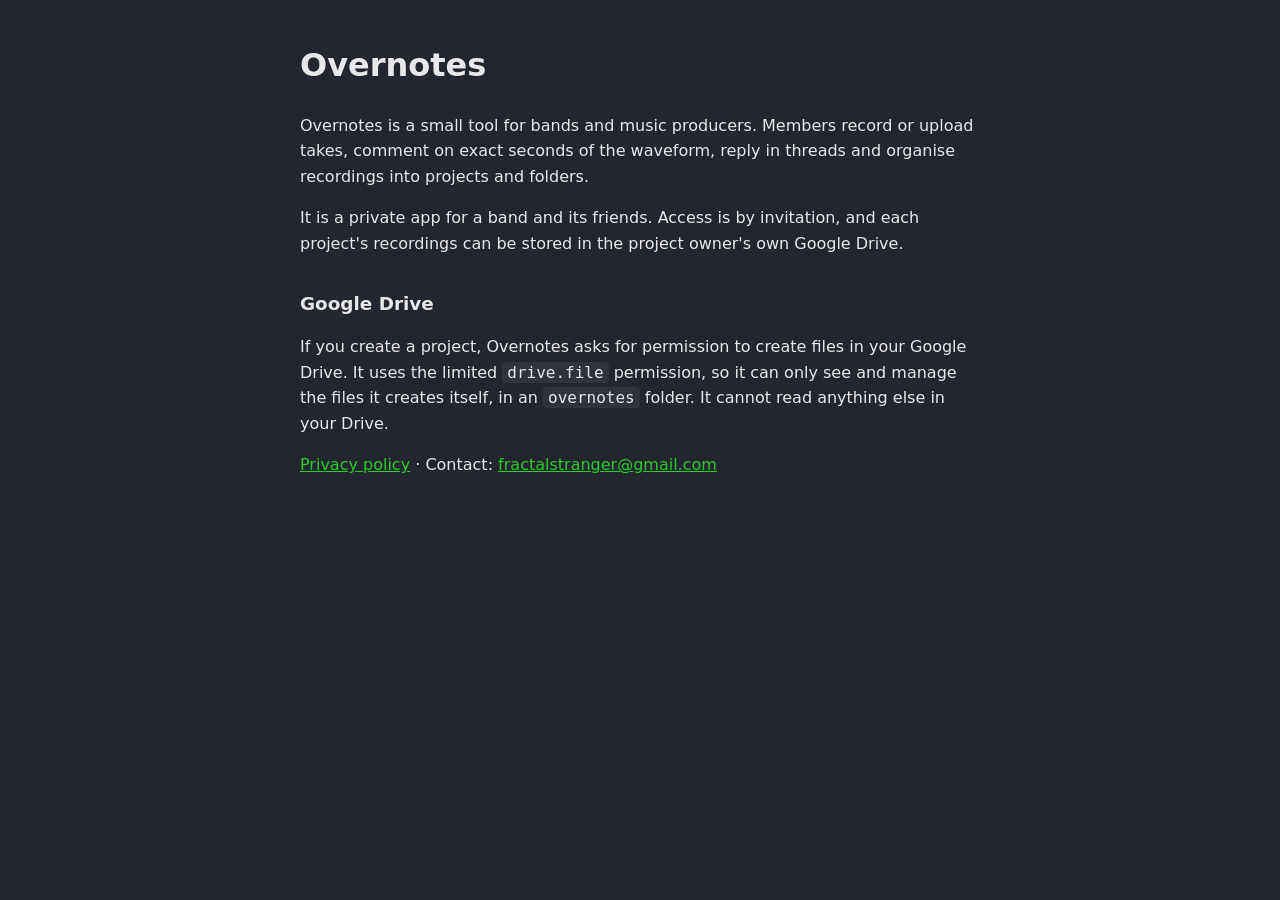
<file: index.html>
<!doctype html>
<html lang="en">
<head>
  <meta charset="utf-8">
  <meta name="viewport" content="width=device-width, initial-scale=1">
  <title>Overnotes</title>
  <link rel="stylesheet" href="style.css">
</head>
<body>
  <main>
    <h1>Overnotes</h1>
    <p>Overnotes is a small tool for bands and music producers. Members record or upload takes, comment on exact seconds of the waveform, reply in threads and organise recordings into projects and folders.</p>
    <p>It is a private app for a band and its friends. Access is by invitation, and each project's recordings can be stored in the project owner's own Google Drive.</p>
    <h2>Google Drive</h2>
    <p>If you create a project, Overnotes asks for permission to create files in your Google Drive. It uses the limited <code>drive.file</code> permission, so it can only see and manage the files it creates itself, in an <code>overnotes</code> folder. It cannot read anything else in your Drive.</p>
    <p><a href="privacy.html">Privacy policy</a> · Contact: <a href="mailto:fractalstranger@gmail.com">fractalstranger@gmail.com</a></p>
  </main>
</body>
</html>
</file>
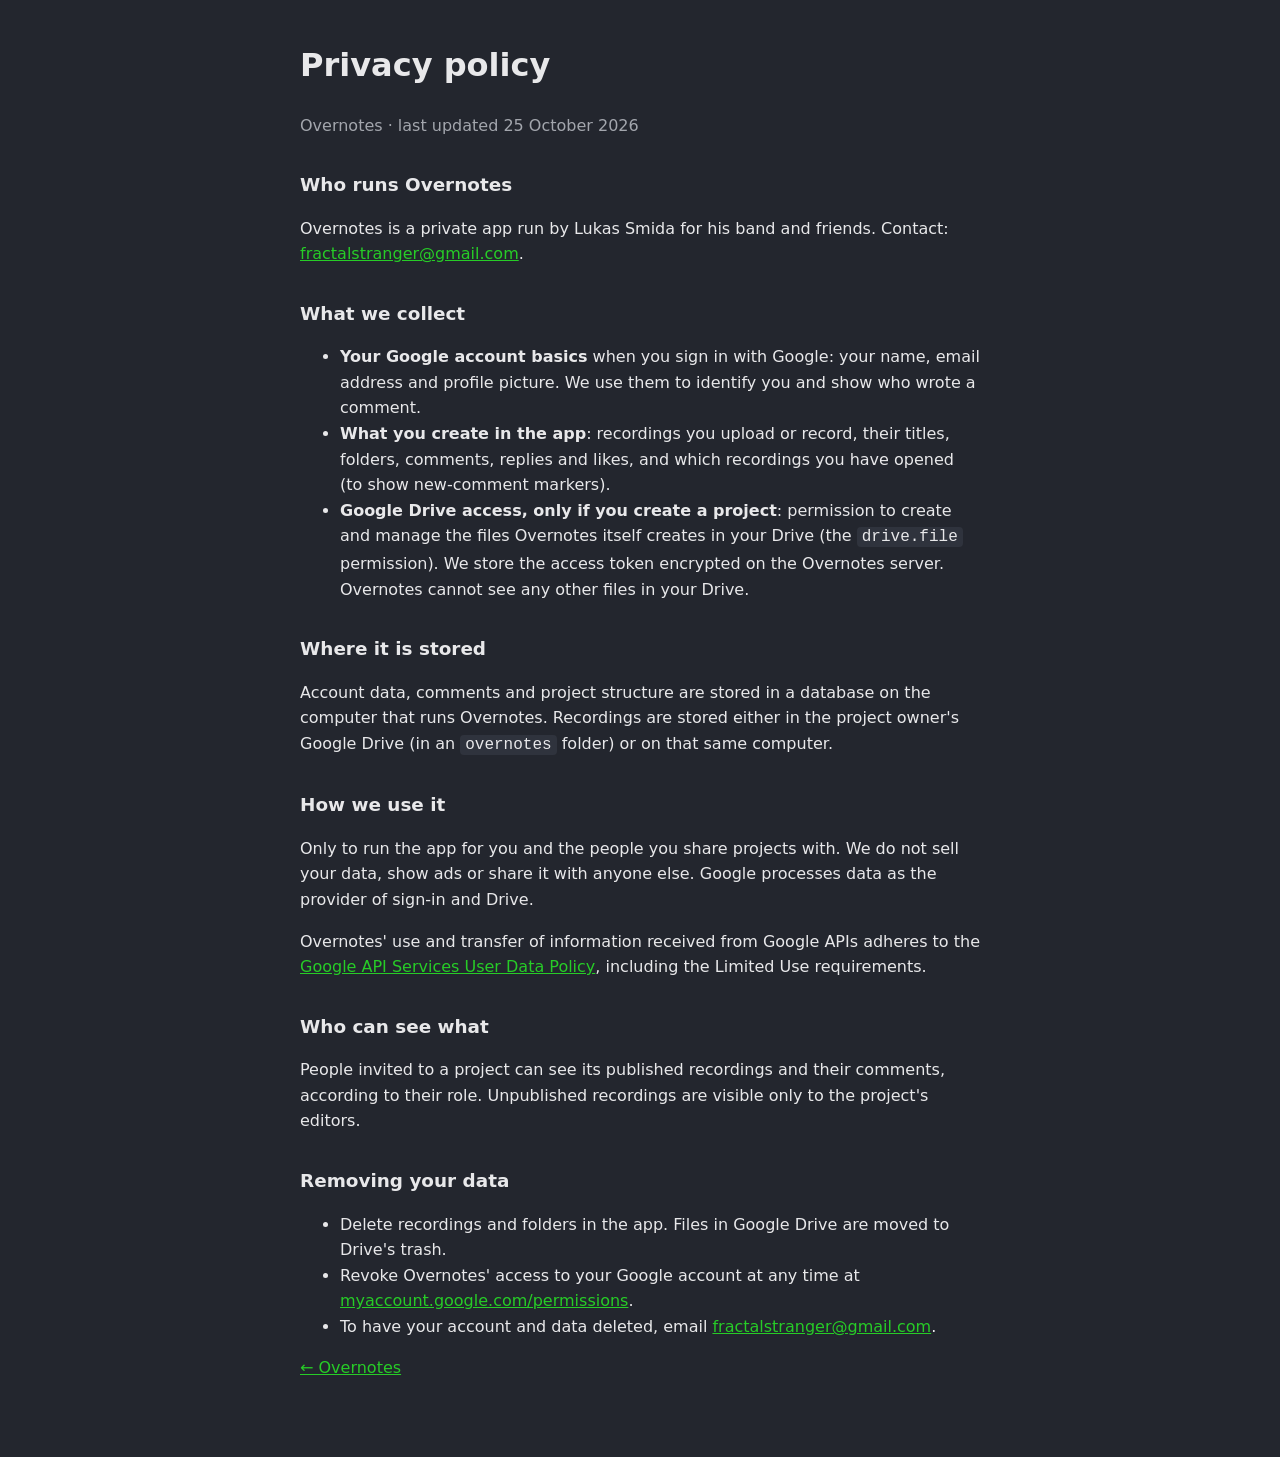
<file: privacy.html>
<!doctype html>
<html lang="en">
<head>
  <meta charset="utf-8">
  <meta name="viewport" content="width=device-width, initial-scale=1">
  <title>Overnotes privacy policy</title>
  <link rel="stylesheet" href="style.css">
</head>
<body>
  <main>
    <h1>Privacy policy</h1>
    <p class="meta">Overnotes · last updated 25 October 2026</p>

    <h2>Who runs Overnotes</h2>
    <p>Overnotes is a private app run by Lukas Smida for his band and friends. Contact: <a href="mailto:fractalstranger@gmail.com">fractalstranger@gmail.com</a>.</p>

    <h2>What we collect</h2>
    <ul>
      <li><strong>Your Google account basics</strong> when you sign in with Google: your name, email address and profile picture. We use them to identify you and show who wrote a comment.</li>
      <li><strong>What you create in the app</strong>: recordings you upload or record, their titles, folders, comments, replies and likes, and which recordings you have opened (to show new-comment markers).</li>
      <li><strong>Google Drive access, only if you create a project</strong>: permission to create and manage the files Overnotes itself creates in your Drive (the <code>drive.file</code> permission). We store the access token encrypted on the Overnotes server. Overnotes cannot see any other files in your Drive.</li>
    </ul>

    <h2>Where it is stored</h2>
    <p>Account data, comments and project structure are stored in a database on the computer that runs Overnotes. Recordings are stored either in the project owner's Google Drive (in an <code>overnotes</code> folder) or on that same computer.</p>

    <h2>How we use it</h2>
    <p>Only to run the app for you and the people you share projects with. We do not sell your data, show ads or share it with anyone else. Google processes data as the provider of sign-in and Drive.</p>
    <p>Overnotes' use and transfer of information received from Google APIs adheres to the <a href="https://developers.google.com/terms/api-services-user-data-policy">Google API Services User Data Policy</a>, including the Limited Use requirements.</p>

    <h2>Who can see what</h2>
    <p>People invited to a project can see its published recordings and their comments, according to their role. Unpublished recordings are visible only to the project's editors.</p>

    <h2>Removing your data</h2>
    <ul>
      <li>Delete recordings and folders in the app. Files in Google Drive are moved to Drive's trash.</li>
      <li>Revoke Overnotes' access to your Google account at any time at <a href="https://myaccount.google.com/permissions">myaccount.google.com/permissions</a>.</li>
      <li>To have your account and data deleted, email <a href="mailto:fractalstranger@gmail.com">fractalstranger@gmail.com</a>.</li>
    </ul>

    <p><a href="index.html">← Overnotes</a></p>
  </main>
</body>
</html>
</file>
<file: style.css>
:root {
  --bg: #23262e;
  --fg: #e8e8ea;
  --muted: #a3a6ad;
  --accent: #27cc27;
}
body {
  margin: 0;
  background: var(--bg);
  color: var(--fg);
  font: 16px/1.6 system-ui, -apple-system, 'Segoe UI', sans-serif;
}
main {
  max-width: 680px;
  margin: 0 auto;
  padding: 40px 16px 64px;
}
h1 { margin-top: 0; }
h2 { margin-top: 32px; font-size: 1.15rem; }
a { color: var(--accent); }
code { background: #2f333d; padding: 1px 5px; border-radius: 4px; }
.meta { color: var(--muted); }
</file>
